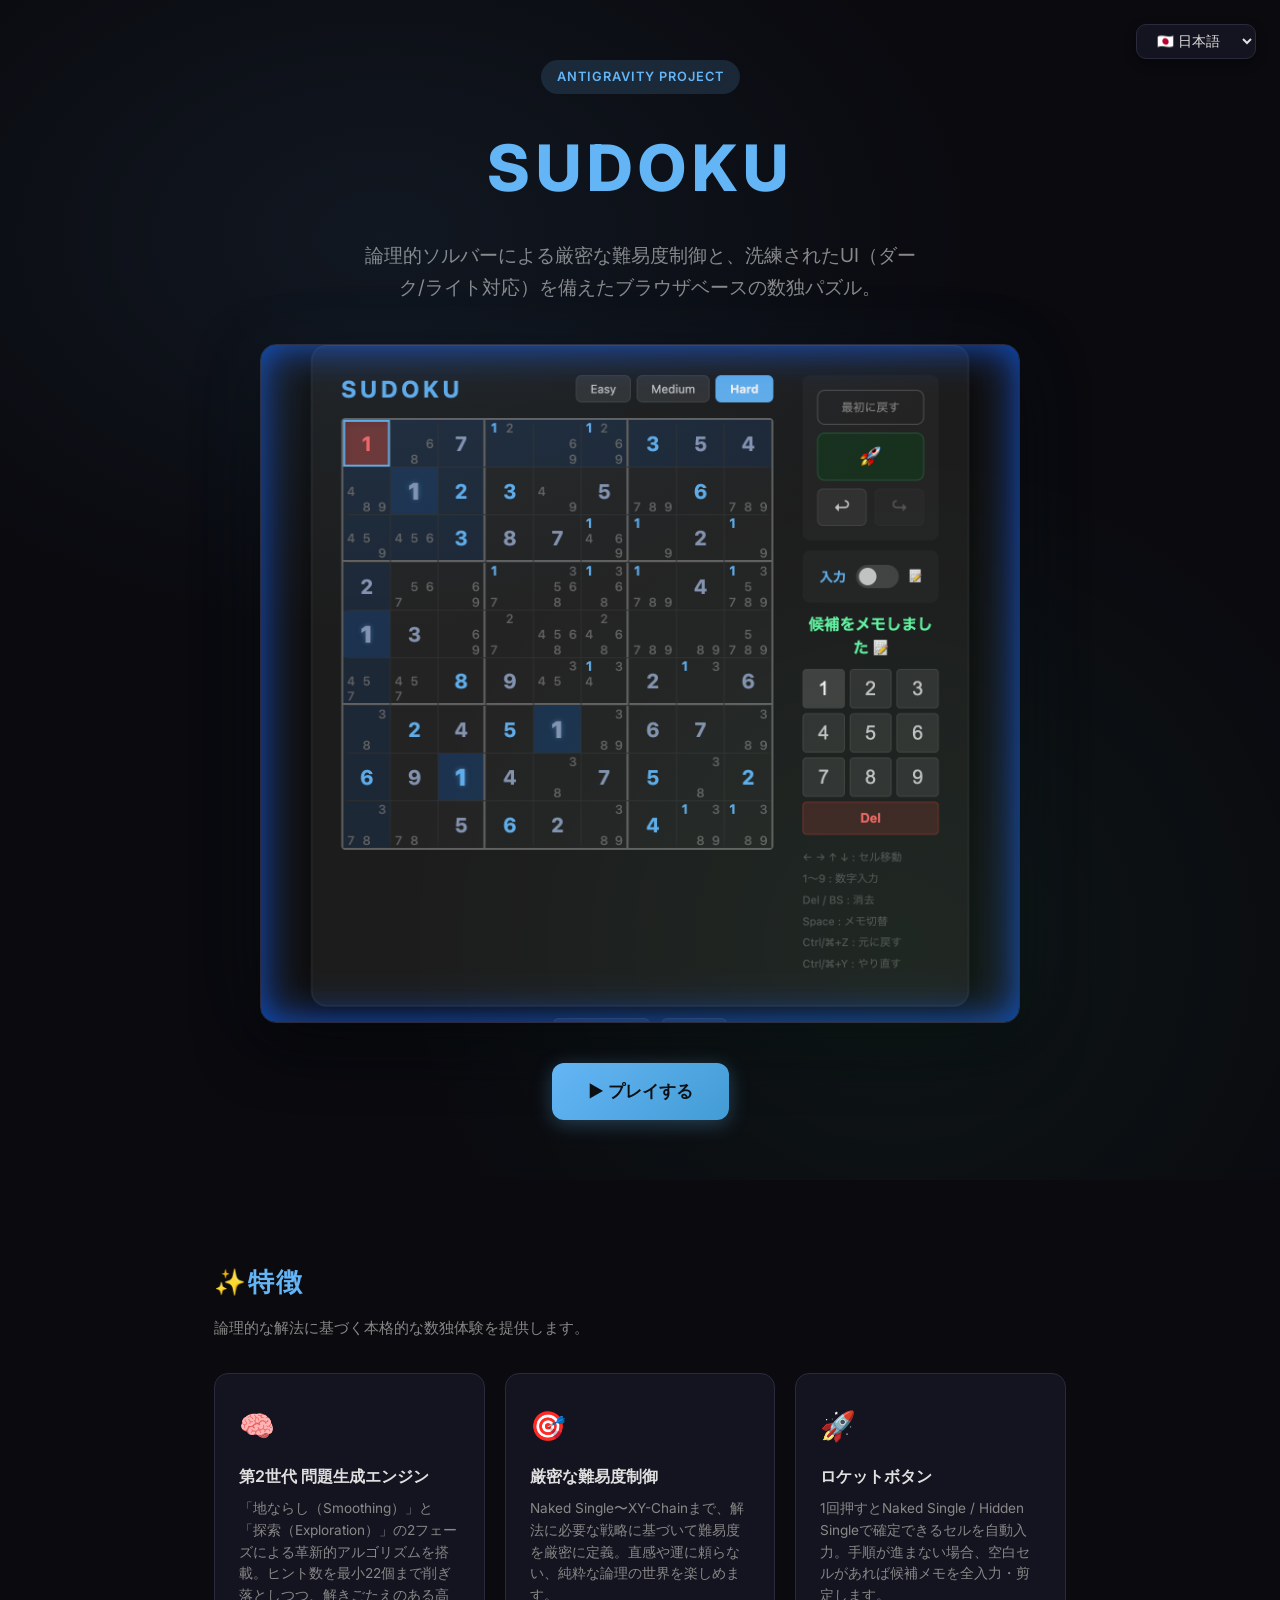
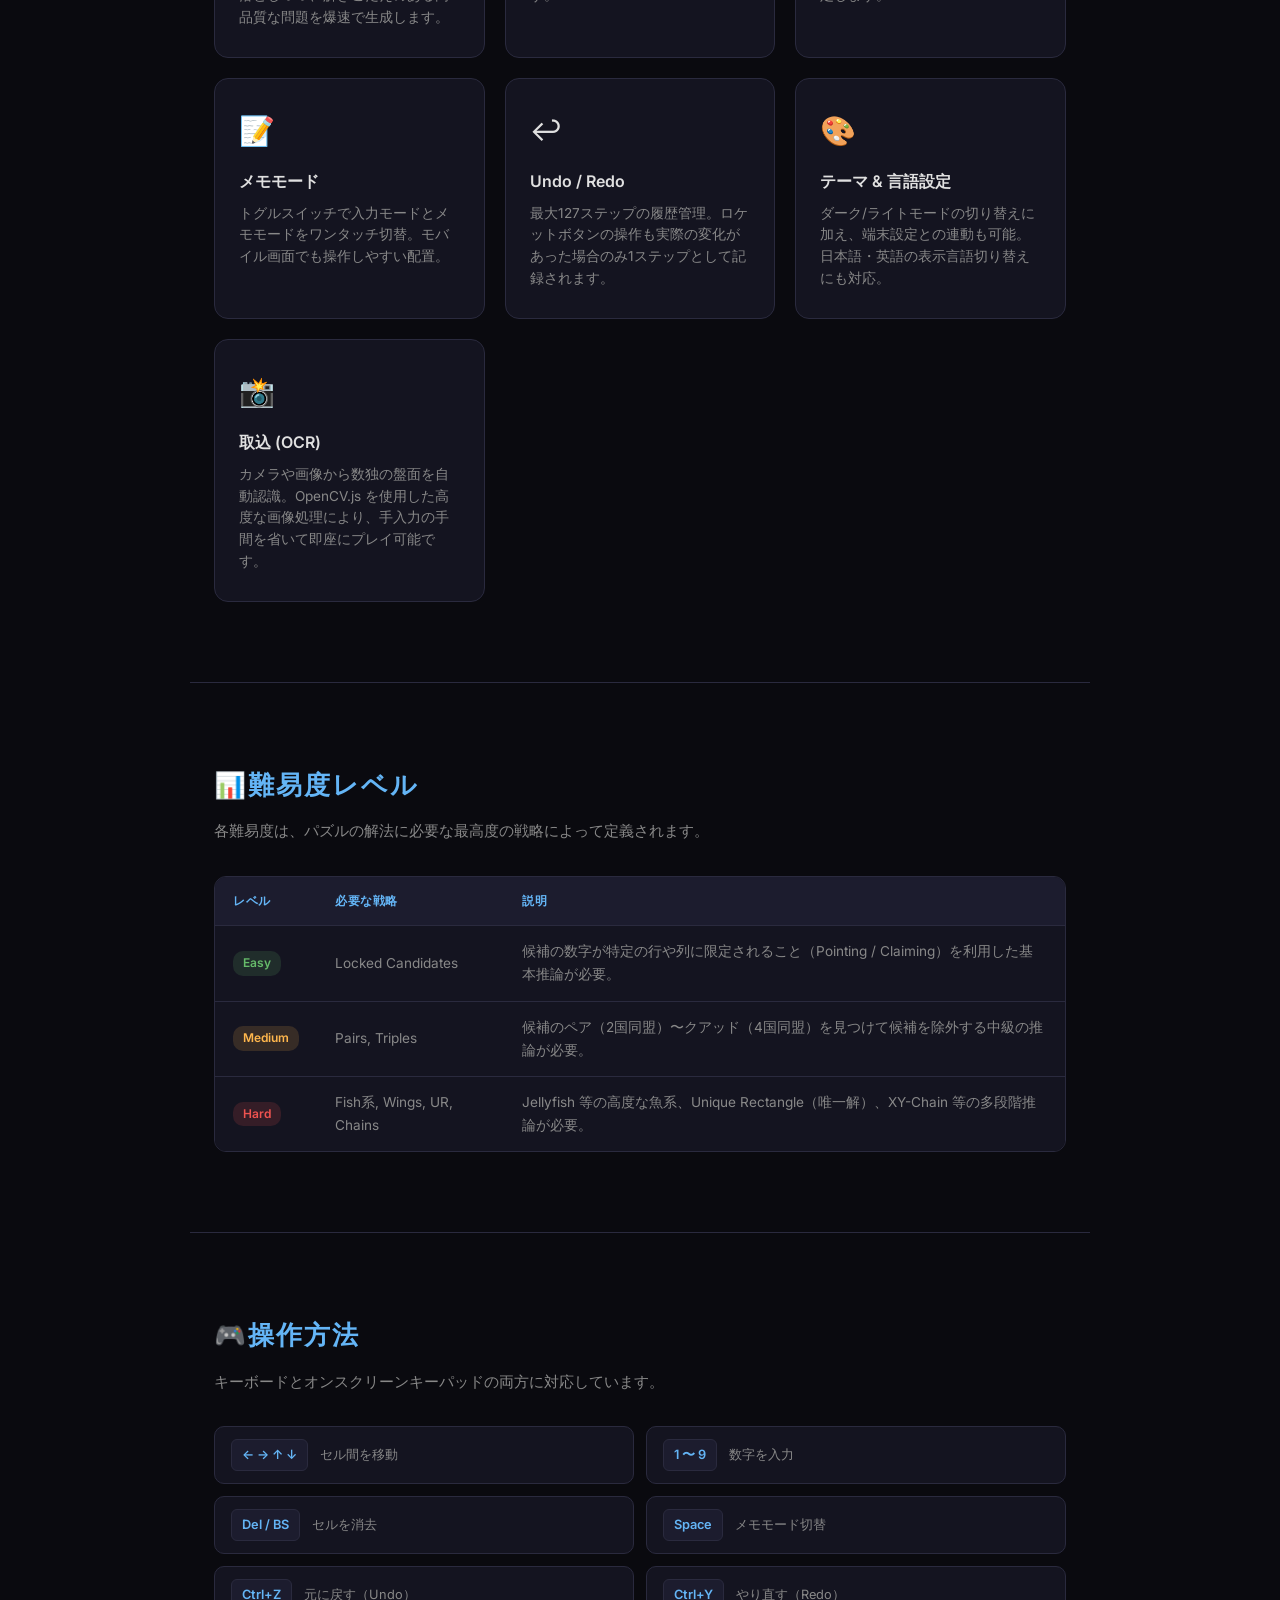
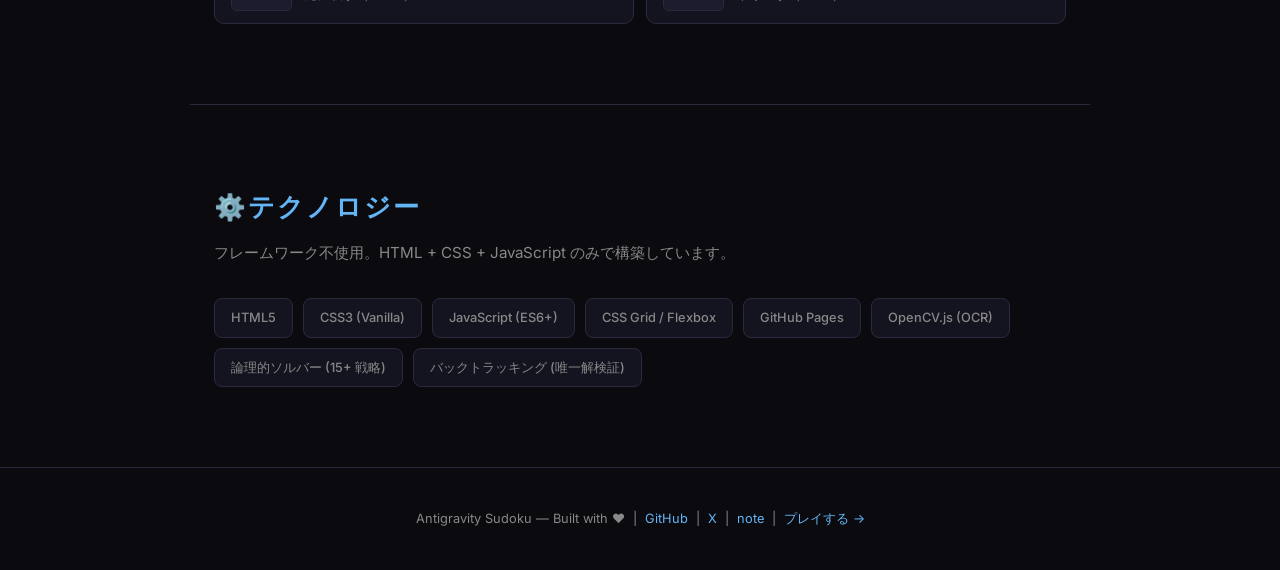
<file: index.html>
<!DOCTYPE html>
<html lang="ja">

<head>
    <meta charset="UTF-8">
    <meta name="viewport" content="width=device-width, initial-scale=1.0">
    <title data-i18n="aboutTitle">Antigravity Sudoku — Overview</title>
    <link rel="preconnect" href="https://fonts.googleapis.com">
    <link rel="preconnect" href="https://fonts.gstatic.com" crossorigin>
    <link href="https://fonts.googleapis.com/css2?family=Inter:wght@400;500;600;700;800&display=swap" rel="stylesheet">
    <link rel="stylesheet" href="css/about.css">
</head>

<body>

    <!-- 言語切替 -->
    <div class="lang-switcher">
        <select id="lang-select-landing" class="lang-select-landing">
            <option value="ja">🇯🇵 日本語</option>
            <option value="en">🇺🇸 English</option>
        </select>
    </div>

    <!-- ヒーロー -->
    <div class="hero">
        <span class="hero-badge" data-i18n="heroBadge">Antigravity Project</span>
        <h1>Sudoku</h1>
        <p class="hero-sub" data-i18n="heroSub">
            論理的ソルバーによる厳密な難易度制御と、
            洗練されたUI（ダーク/ライト対応）を備えたブラウザベースの数独パズル。
        </p>
        <img class="hero-screenshot" src="screenshot.png" alt="Antigravity Sudoku のスクリーンショット">
        <a href="play.html" class="play-btn" data-i18n="playBtn">
            ▶ プレイする
        </a>
    </div>

    <!-- 特徴 -->
    <section>
        <h2 data-i18n="featuresTitle"><span class="emoji">✨</span>特徴</h2>
        <p class="section-lead" data-i18n="featuresLead">論理的な解法に基づく本格的な数独体験を提供します。</p>
        <div class="features">
            <div class="feature-card">
                <span class="feature-icon">🧠</span>
                <h3 data-i18n="feat1Title">第2世代 問題生成エンジン</h3>
                <p data-i18n="feat1Desc">
                    「地ならし（Smoothing）」と「探索（Exploration）」の2フェーズによる革新的アルゴリズムを搭載。ヒント数を最小22個まで削ぎ落としつつ、解きごたえのある高品質な問題を爆速で生成します。
                </p>
            </div>
            <div class="feature-card">
                <span class="feature-icon">🎯</span>
                <h3 data-i18n="feat2Title">厳密な難易度制御</h3>
                <p data-i18n="feat2Desc">Naked Single〜XY-Chainまで、解法に必要な戦略に基づいて難易度を厳密に定義。直感や運に頼らない、純粋な論理の世界を楽しめます。</p>
            </div>
            <div class="feature-card">
                <span class="feature-icon">🚀</span>
                <h3 data-i18n="feat3Title">ロケットボタン</h3>
                <p data-i18n="feat3Desc">1回押すとNaked Single / Hidden
                    Singleで確定できるセルを自動入力。手順が進まない場合、空白セルがあれば候補メモを全入力・剪定します。</p>
            </div>
            <div class="feature-card">
                <span class="feature-icon">📝</span>
                <h3 data-i18n="feat4Title">メモモード</h3>
                <p data-i18n="feat4Desc">トグルスイッチで入力モードとメモモードをワンタッチ切替。モバイル画面でも操作しやすい配置。</p>
            </div>
            <div class="feature-card">
                <span class="feature-icon">↩️</span>
                <h3 data-i18n="feat5Title">Undo / Redo</h3>
                <p data-i18n="feat5Desc">最大127ステップの履歴管理。ロケットボタンの操作も実際の変化があった場合のみ1ステップとして記録されます。</p>
            </div>
            <div class="feature-card">
                <span class="feature-icon">🎨</span>
                <h3 data-i18n="feat6Title">テーマ & 言語設定</h3>
                <p data-i18n="feat6Desc">ダーク/ライトモードの切り替えに加え、端末設定との連動も可能。日本語・英語の表示言語切り替えにも対応。</p>
            </div>
            <div class="feature-card">
                <span class="feature-icon">📸</span>
                <h3 data-i18n="feat7Title">取込 (OCR)</h3>
                <p data-i18n="feat7Desc">カメラや画像から数独の盤面を自動認識。OpenCV.js を使用した高度な画像処理により、手入力の手間を省いて即座にプレイ可能です。</p>
            </div>
        </div>
    </section>

    <!-- 難易度 -->
    <section class="difficulty-section">
        <h2 data-i18n="diffTitle"><span class="emoji">📊</span>難易度レベル</h2>
        <p class="section-lead" data-i18n="diffLead">各難易度は、パズルの解法に必要な最高度の戦略によって定義されます。</p>
        <table>
            <thead>
                <tr>
                    <th data-i18n="diffColLevel">レベル</th>
                    <th data-i18n="diffColStrategy">必要な戦略</th>
                    <th data-i18n="diffColDesc">説明</th>
                </tr>
            </thead>
            <tbody>
                <tr>
                    <td><span class="tag tag-easy">Easy</span></td>
                    <td>Locked Candidates</td>
                    <td data-i18n="diffDescEasy">候補の数字が特定の行や列に限定されること（Pointing / Claiming）を利用した基本推論が必要。</td>
                </tr>
                <tr>
                    <td><span class="tag tag-medium">Medium</span></td>
                    <td>Pairs, Triples</td>
                    <td data-i18n="diffDescMedium">候補のペア（2国同盟）〜クアッド（4国同盟）を見つけて候補を除外する中級の推論が必要。</td>
                </tr>
                <tr>
                    <td><span class="tag tag-hard">Hard</span></td>
                    <td>Fish系, Wings, UR, Chains</td>
                    <td data-i18n="diffDescHard">Jellyfish 等の高度な魚系、Unique Rectangle（唯一解）、XY-Chain 等の多段階推論が必要。</td>
                </tr>
            </tbody>
        </table>
    </section>

    <!-- 操作方法 -->
    <section class="controls-section">
        <h2 data-i18n="controlsTitle"><span class="emoji">🎮</span>操作方法</h2>
        <p class="section-lead" data-i18n="controlsLead">キーボードとオンスクリーンキーパッドの両方に対応しています。</p>
        <div class="controls-grid">
            <div class="control-item">
                <span class="control-key">← → ↑ ↓</span>
                <span class="control-desc" data-i18n="controlMove">セル間を移動</span>
            </div>
            <div class="control-item">
                <span class="control-key">1 〜 9</span>
                <span class="control-desc" data-i18n="controlNumber">数字を入力</span>
            </div>
            <div class="control-item">
                <span class="control-key">Del / BS</span>
                <span class="control-desc" data-i18n="controlDelete">セルを消去</span>
            </div>
            <div class="control-item">
                <span class="control-key">Space</span>
                <span class="control-desc" data-i18n="controlMemo">メモモード切替</span>
            </div>
            <div class="control-item">
                <span class="control-key">Ctrl+Z</span>
                <span class="control-desc" data-i18n="controlUndo">元に戻す（Undo）</span>
            </div>
            <div class="control-item">
                <span class="control-key">Ctrl+Y</span>
                <span class="control-desc" data-i18n="controlRedo">やり直す（Redo）</span>
            </div>
        </div>
    </section>

    <!-- テクノロジー -->
    <section class="tech-section">
        <h2 data-i18n="techTitle"><span class="emoji">⚙️</span>テクノロジー</h2>
        <p class="section-lead" data-i18n="techLead">フレームワーク不使用。HTML + CSS + JavaScript のみで構築しています。</p>
        <div class="tech-grid">
            <span class="tech-badge">HTML5</span>
            <span class="tech-badge">CSS3 (Vanilla)</span>
            <span class="tech-badge">JavaScript (ES6+)</span>
            <span class="tech-badge">CSS Grid / Flexbox</span>
            <span class="tech-badge">GitHub Pages</span>
            <span class="tech-badge">OpenCV.js (OCR)</span>
            <span class="tech-badge">論理的ソルバー (15+ 戦略)</span>
            <span class="tech-badge">バックトラッキング (唯一解検証)</span>
        </div>
    </section>

    <!-- フッター -->
    <footer>
        <p>
            Antigravity Sudoku — Built with ❤️
            &nbsp;|&nbsp;
            <a href="https://github.com/QOOtheSKYWALKER/Antigravity-Sudoku" target="_blank" rel="noopener">GitHub</a>
            &nbsp;|&nbsp;
            <a href="https://x.com/QOOtheSKYWALKER" target="_blank" rel="noopener">X</a>
            &nbsp;|&nbsp;
            <a href="https://note.com/hashtag/Antigravity_Sudoku" target="_blank" rel="noopener">note</a>
            &nbsp;|&nbsp;
            <a href="play.html" data-i18n="footerPlay">プレイする →</a>
        </p>
    </footer>

    <script type="module">
        import { currentLang, applyLanguage } from './js/i18n.js';

        // Initialize language
        const langSelect = document.getElementById('lang-select-landing');
        langSelect.value = currentLang;
        applyLanguage(currentLang);

        langSelect.addEventListener('change', (e) => {
            applyLanguage(e.target.value);
        });
    </script>
</body>

</html>
</file>
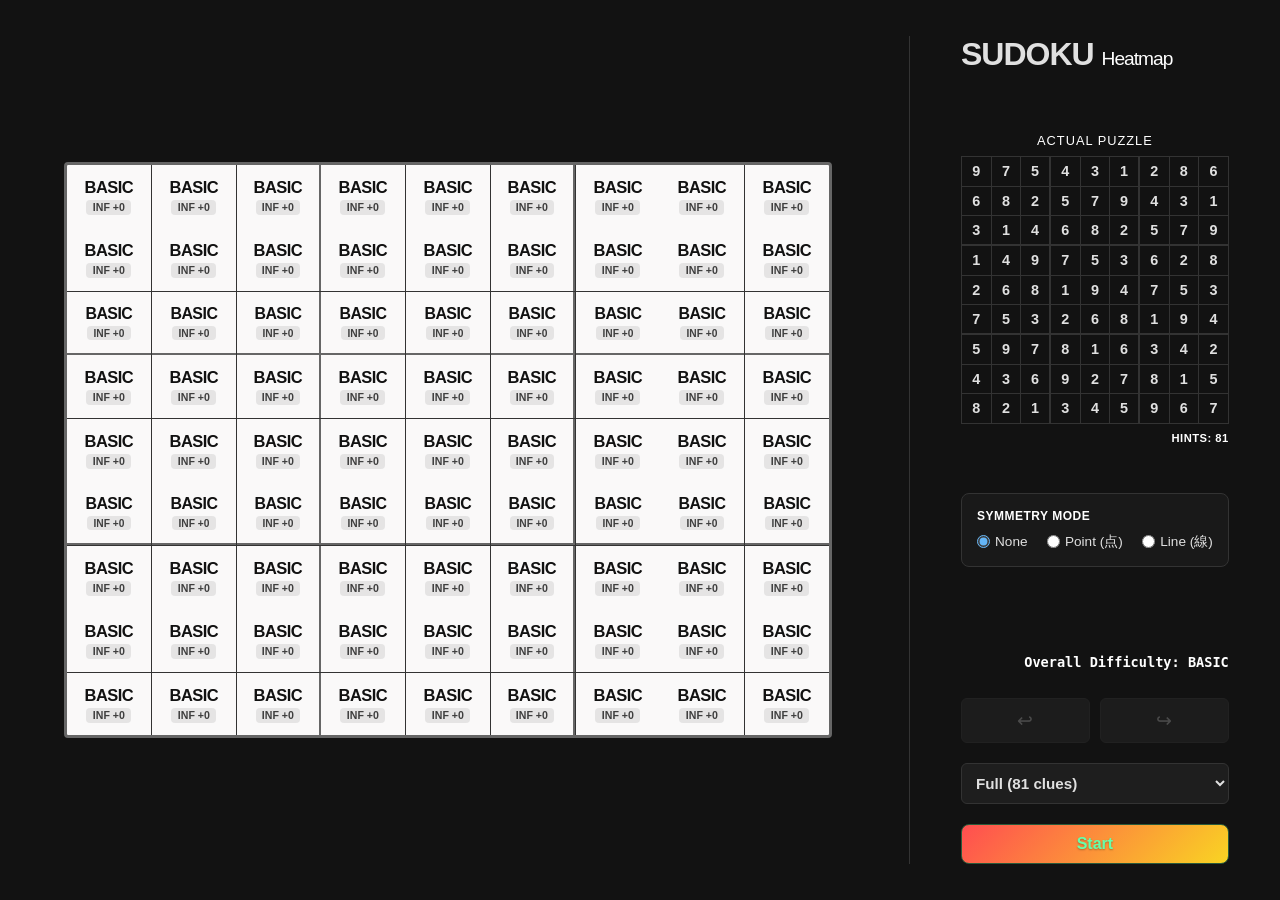
<file: heatmap.html>
<!DOCTYPE html>
<html lang="ja" data-theme="dark">

<head>
    <meta charset="UTF-8">
    <meta name="viewport" content="width=device-width, initial-scale=1.0">
    <title>Antigravity Sudoku - Heatmap Dashboard</title>
    <link rel="stylesheet" href="css/tokens.css">
    <link rel="stylesheet" href="css/base.css">
    <link rel="stylesheet" href="css/board.css">
    <link rel="stylesheet" href="css/ui.css">
    <link rel="stylesheet" href="css/heatmap.css">
</head>

<body>
    <div class="heatmap-app-layout">
        <div class="left-panel">
            <div id="dashboard-board" class="board dashboard-grid"></div>
            <svg id="connection-layer" class="connection-layer"></svg>
        </div>

        <div class="right-panel">
            <div class="sidebar-top">
                <div class="header-section">
                    <h1><a href="play.html" class="title-link">SUDOKU <span class="subtitle">Heatmap</span></a></h1>
                </div>
                <div class="mini-board-wrapper">
                    <div class="preview-label">Actual Puzzle</div>
                    <div id="mini-board" class="suzoku-mini-board"></div>
                    <div class="mini-board-footer">
                        <div class="board-stats">
                            <span class="hints-count">HINTS: <span id="hints-val">0</span></span>
                            <div id="global-techniques" class="global-tech-list"></div>
                        </div>
                    </div>
                </div>

                <div class="symmetry-control">
                    <div class="control-label">Symmetry Mode</div>
                    <div class="radio-group">
                        <label><input type="radio" name="symmetry" value="none" checked> None</label>
                        <label><input type="radio" name="symmetry" value="point"> Point (点)</label>
                        <label><input type="radio" name="symmetry" value="line"> Line (線)</label>
                    </div>
                </div>

            </div>


            <div class="sidebar-bottom">
                <div class="control-panel">
                    <div id="status-message" class="status-msg"></div>
                    <div class="button-group">
                        <div class="undo-redo-buttons">
                            <button id="btn-undo" class="undo-redo-btn" title="Undo" disabled>↩</button>
                            <button id="btn-redo" class="undo-redo-btn" title="Redo" disabled>↪</button>
                        </div>
                        <select id="start-mode" class="heatmap-select">
                            <option value="full">Full (81 clues)</option>
                            <option value="checkered">Checkered (市松)</option>
                        </select>
                        <button id="btn-start" class="action-btn btn-rocket-color">Start</button>

                    </div>
                </div>
            </div>
        </div>
    </div>



    <!-- Scripts -->
    <script type="module" src="js/heatmap.js"></script>
</body>

</html>
</file>
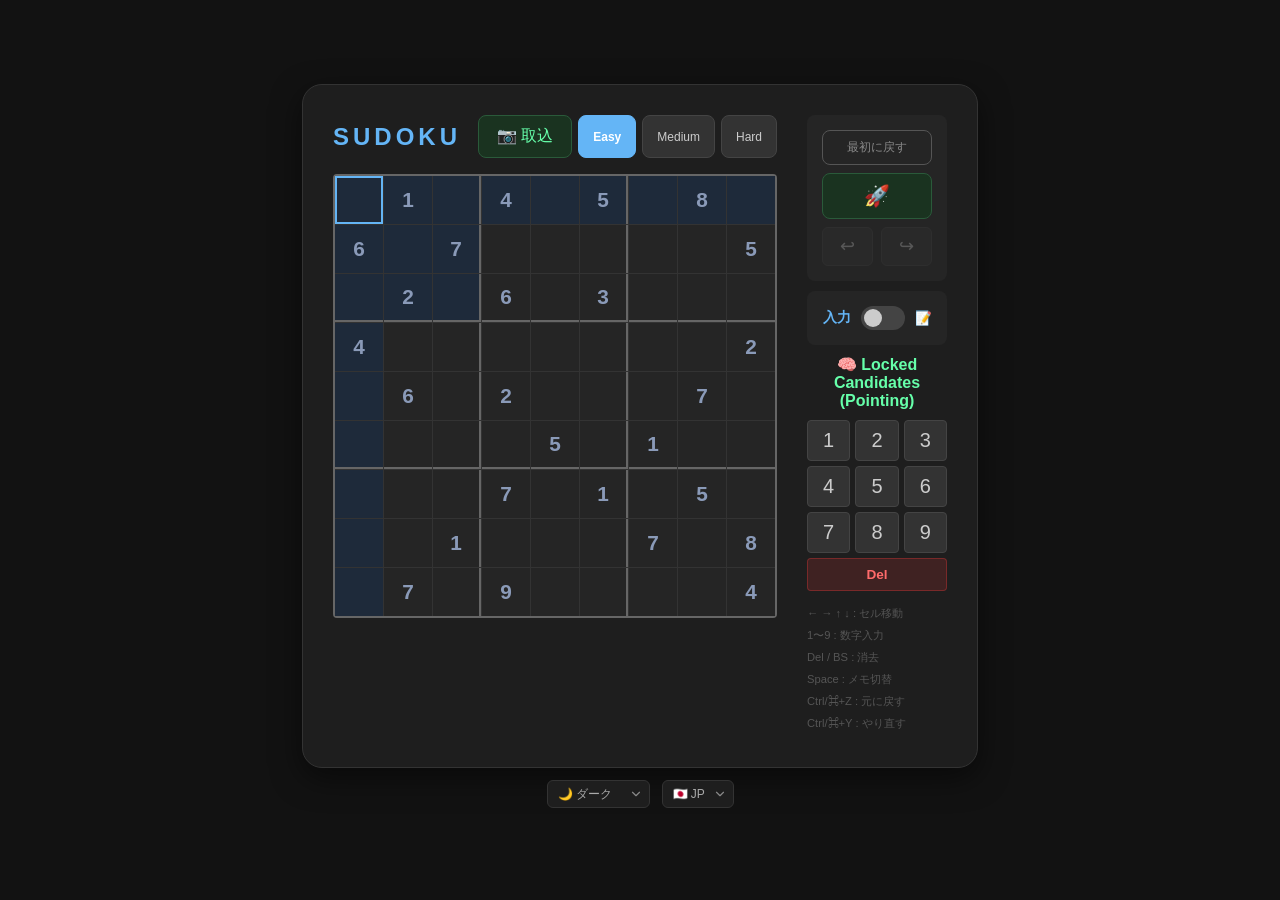
<file: play.html>
<!DOCTYPE html>
<html lang="ja" data-theme="dark">

<head>
    <meta charset="UTF-8">
    <meta name="viewport" content="width=device-width, initial-scale=1.0">
    <title>Antigravity Sudoku</title>
    <link rel="stylesheet" href="css/tokens.css">
    <link rel="stylesheet" href="css/base.css">
    <link rel="stylesheet" href="css/board.css">
    <link rel="stylesheet" href="css/ui.css">
    <link rel="stylesheet" href="css/modal.css">
</head>

<body>
    <div class="container">
        <div class="game-area">
            <div class="title-bar">
                <h1><a href="index.html" class="title-link" title="概要ページ">SUDOKU</a></h1>
                <div class="difficulty-buttons">
                    <button id="btn-ocr-open" class="action-btn btn-rocket-color" data-i18n="importOcr"
                        title="画像を読み込んで解析">📷 取込</button>
                    <button id="btn-easy" class="diff-btn active" data-level="easy">Easy</button>
                    <button id="btn-medium" class="diff-btn" data-level="medium">Medium</button>
                    <button id="btn-hard" class="diff-btn" data-level="hard">Hard</button>
                </div>
            </div>

            <div id="board" class="board"></div>
        </div>
        <div class="sidebar">
            <div class="info-panel" id="panel-controls">
                <button id="btn-reset" class="reset-btn" data-i18n="reset">最初に戻す</button>
                <button id="btn-rocket" class="rocket-btn">🚀</button>
                <div class="undo-redo-buttons">
                    <button id="btn-undo" class="undo-redo-btn" data-i18n-title="undoTitle" title="元に戻す (Ctrl+Z)"
                        disabled>↩</button>
                    <button id="btn-redo" class="undo-redo-btn" data-i18n-title="redoTitle" title="やり直す (Ctrl+Y)"
                        disabled>↪</button>
                </div>
            </div>
            <div class="info-panel" id="panel-memo">
                <div class="mode-toggle-wrapper">
                    <span class="mode-label active" id="label-input" data-i18n="input">入力</span>
                    <label class="toggle-switch">
                        <input type="checkbox" id="memo-toggle">
                        <span class="toggle-slider"></span>
                    </label>
                    <span class="mode-label" id="label-memo" data-i18n="memo">メモ</span>
                </div>
            </div>
            <div id="message" class="message"></div>
            <div id="keypad" class="keypad">
                <div class="keypad-row">
                    <button class="key-btn" data-num="1">1</button>
                    <button class="key-btn" data-num="2">2</button>
                    <button class="key-btn" data-num="3">3</button>
                </div>
                <div class="keypad-row">
                    <button class="key-btn" data-num="4">4</button>
                    <button class="key-btn" data-num="5">5</button>
                    <button class="key-btn" data-num="6">6</button>
                </div>
                <div class="keypad-row">
                    <button class="key-btn" data-num="7">7</button>
                    <button class="key-btn" data-num="8">8</button>
                    <button class="key-btn" data-num="9">9</button>
                </div>
                <div class="keypad-row keypad-row-single">
                    <button class="key-btn action-btn bg-red" id="key-delete">Del</button>
                </div>
            </div>
            <div class="controls-guide" id="controls-guide">
                <p data-i18n="guideMove">← → ↑ ↓ : セル移動</p>
                <p data-i18n="guideNumber">1〜9 : 数字入力</p>
                <p data-i18n="guideDel">Del / BS : 消去</p>
                <p data-i18n="guideMemo">Space : メモ切替</p>
                <p data-i18n="guideUndo">Ctrl/⌘+Z : 元に戻す</p>
                <p data-i18n="guideRedo">Ctrl/⌘+Y : やり直す</p>
            </div>
        </div>
    </div>
    <div class="settings-bar">
        <select id="theme-select">
            <option value="dark" data-i18n-option="themeDark">🌙 ダーク</option>
            <option value="light" data-i18n-option="themeLight">☀️ ライト</option>
            <option value="system" data-i18n-option="themeSystem">🖥️ 端末設定</option>
        </select>
        <select id="lang-select">
            <option value="ja">🇯🇵 JP</option>
            <option value="en">🇺🇸 EN</option>
        </select>
    </div>

    <!-- ===== OCR App Integrated Modal ===== -->
    <dialog id="ocr-main-modal" class="ocr-modal-content">
        <button class="modal-close-btn" onclick="this.closest('dialog').close()">&times;</button>

        <div id="upload-zone" class="upload-zone" tabindex="0">
            <div id="upload-default-msg">
                <p data-i18n="ocrDropText">ここに数独の画像（スクショ等）をドラッグ＆ドロップ</p>
                <p data-i18n="ocrClickText">またはクリックしてファイルを選択</p>
            </div>
            <div class="btn-paste-wrapper">
                <button id="btn-paste" class="action-btn" data-i18n="ocrPasteBtn">📋 ペースト</button>
            </div>
            <p id="upload-inline-error"></p>
            <input type="file" id="file-input" accept="image/*">
        </div>


        <div class="ocr-progress-container">
            <div id="ocr-progress-bar" class="progress-bar">
                <div id="ocr-progress-fill" class="progress-fill"></div>
            </div>
            <div id="ocr-status" class="status-text">画像がロードされました。解析を開始してください。</div>
        </div>



        <!-- 統合ステート: 検証失敗時や手動修正時のUI -->
        <div id="ocr-state-manual-grid" class="ocr-state-panel">
            <div id="ocr-unified-drop-zone" class="upload-zone ocr-retry-zone" tabindex="0">
                <div class="btn-paste-wrapper">
                    <button id="btn-unified-paste" class="action-btn" data-i18n="ocrPasteBtn">📋 ペースト</button>
                </div>
                <p class="manual-hint" data-i18n="ocrManualHint">
                    別の画像（スクショ）をアップロードするか、右側の盤面に直接入力してください。<br>（カメラで撮影した写真は非対応です）
                </p>
                <div class="ocr-controls ocr-controls-manual">
                    <button id="btn-re-recognize" class="action-btn" data-i18n="ocrReRecognizeBtn">再認識</button>
                    <button id="btn-manual-play" class="action-btn active" data-i18n="ocrManualPlayBtn">OK</button>
                </div>
            </div>
        </div>


        <div class="ocr-canvas-container">
            <div class="ocr-preview-column">
                <div class="preview-label" data-i18n="originalImage">オリジナル画像</div>
                <canvas id="main-canvas"></canvas>
            </div>
            <div class="ocr-preview-column">
                <div class="preview-label" id="ocr-preview-label" data-i18n="correctionGrid">修正用盤面</div>
                <div id="ocr-manual-grid" class="manual-grid sudoku-mini-grid"></div>
            </div>
        </div>

    </dialog>

    <!-- ===== Interactive OCR Error Correction Modal (Nested or Peer) ===== -->
    <dialog id="ocr-correction-modal" class="ocr-correction-box">
        <button class="modal-close-btn" onclick="this.closest('dialog').close()">&times;</button>
        <p data-i18n="ocrCorrectionDesc">認識エラー。<br>このマスの数字は何ですか？</p>

        <div id="ocr-correction-list" class="ocr-correction-list">
            <!-- JSで動的に追加される: 
                <div class="correction-item">
                    <img src="..." alt="cell">
                    <input type="number" min="1" max="9">
                </div>
                -->
        </div>

        <div class="modal-buttons">
            <button id="modal-btn-submit" class="diff-btn active" data-i18n="ocrCorrectionSubmit">OK</button>
        </div>

    </dialog>


    <script type="module" src="js/main.js"></script>
    <script type="module" src="js/ocr.js"></script>
</body>

</html>
</file>
<file: css/about.css>
:root {
    --bg: #0a0a0f;
    --surface: #141420;
    --surface-2: #1c1c2e;
    --accent: #64b5f6;
    --accent-dim: rgba(100, 181, 246, 0.15);
    --green: #66ffaa;
    --green-dim: rgba(102, 255, 170, 0.12);
    --text: #e0e0e0;
    --text-dim: #888;
    --border: #2a2a3e;
    --font: 'Inter', -apple-system, BlinkMacSystemFont, "Segoe UI", Roboto, sans-serif;
}

* {
    margin: 0;
    padding: 0;
    box-sizing: border-box;
}

body {
    background-color: var(--bg);
    color: var(--text);
    font-family: var(--font);
    line-height: 1.7;
    overflow-x: hidden;
}

/* ===== ヒーローセクション ===== */
.hero {
    position: relative;
    min-height: 100vh;
    display: flex;
    flex-direction: column;
    align-items: center;
    justify-content: center;
    text-align: center;
    padding: 60px 24px;
    overflow: hidden;
}

.hero::before {
    content: '';
    position: absolute;
    inset: 0;
    background:
        radial-gradient(ellipse 600px 400px at 30% 20%, rgba(100, 181, 246, 0.08), transparent),
        radial-gradient(ellipse 500px 500px at 70% 80%, rgba(102, 255, 170, 0.05), transparent);
    pointer-events: none;
}

.hero-badge {
    display: inline-block;
    background: var(--accent-dim);
    color: var(--accent);
    padding: 6px 16px;
    border-radius: 20px;
    font-size: 0.8rem;
    font-weight: 600;
    letter-spacing: 1px;
    text-transform: uppercase;
    margin-bottom: 20px;
}

h1 {
    font-size: clamp(2.5rem, 6vw, 4rem);
    font-weight: 800;
    letter-spacing: 6px;
    color: var(--accent);
    margin-bottom: 16px;
    text-transform: uppercase;
}

.hero-sub {
    font-size: clamp(1rem, 2vw, 1.2rem);
    color: var(--text-dim);
    max-width: 560px;
    margin-bottom: 40px;
}

.hero-screenshot {
    width: min(90vw, 760px);
    border-radius: 16px;
    border: 1px solid var(--border);
    box-shadow: 0 20px 60px rgba(0, 0, 0, 0.6), 0 0 80px rgba(100, 181, 246, 0.06);
    margin-bottom: 40px;
}

.play-btn {
    display: inline-flex;
    align-items: center;
    gap: 10px;
    background: linear-gradient(135deg, var(--accent), #4299d6);
    color: #0a0a0f;
    font-family: var(--font);
    font-size: 1.05rem;
    font-weight: 700;
    padding: 14px 36px;
    border: none;
    border-radius: 12px;
    text-decoration: none;
    cursor: pointer;
    transition: transform 0.2s, box-shadow 0.2s;
    box-shadow: 0 4px 20px rgba(100, 181, 246, 0.3);
}

.play-btn:hover {
    transform: translateY(-2px);
    box-shadow: 0 8px 30px rgba(100, 181, 246, 0.4);
}

/* ===== セクション共通 ===== */
section {
    max-width: 900px;
    margin: 0 auto;
    padding: 80px 24px;
}

h2 {
    font-size: 1.6rem;
    font-weight: 700;
    color: var(--accent);
    margin-bottom: 12px;
    letter-spacing: 2px;
}

h2 .emoji {
    margin-right: 8px;
}

.section-lead {
    color: var(--text-dim);
    font-size: 0.95rem;
    margin-bottom: 32px;
}

/* ===== 特徴カード ===== */
.features {
    display: grid;
    grid-template-columns: repeat(auto-fit, minmax(260px, 1fr));
    gap: 20px;
    margin-top: 24px;
}

.feature-card {
    background: var(--surface);
    border: 1px solid var(--border);
    border-radius: 14px;
    padding: 28px 24px;
    transition: transform 0.2s, border-color 0.2s;
}

.feature-card:hover {
    transform: translateY(-4px);
    border-color: rgba(100, 181, 246, 0.3);
}

.feature-icon {
    font-size: 1.8rem;
    margin-bottom: 12px;
    display: block;
}

.feature-card h3 {
    font-size: 1rem;
    font-weight: 600;
    margin-bottom: 8px;
    color: var(--text);
}

.feature-card p {
    font-size: 0.85rem;
    color: var(--text-dim);
    line-height: 1.6;
}

/* ===== 難易度テーブル ===== */
.difficulty-section {
    border-top: 1px solid var(--border);
}

table {
    width: 100%;
    border-collapse: separate;
    border-spacing: 0;
    margin-top: 8px;
    border-radius: 12px;
    overflow: hidden;
    border: 1px solid var(--border);
}

th,
td {
    padding: 14px 18px;
    text-align: left;
    font-size: 0.85rem;
}

th {
    background: var(--surface-2);
    color: var(--accent);
    font-weight: 600;
    text-transform: uppercase;
    letter-spacing: 0.5px;
    font-size: 0.75rem;
}

td {
    background: var(--surface);
    border-top: 1px solid var(--border);
    color: var(--text-dim);
}

td:first-child {
    font-weight: 600;
    color: var(--text);
}

.tag {
    display: inline-block;
    padding: 2px 10px;
    border-radius: 10px;
    font-size: 0.75rem;
    font-weight: 600;
}

.tag-easy {
    background: rgba(102, 187, 106, 0.15);
    color: #66bb6a;
}

.tag-medium {
    background: rgba(255, 183, 77, 0.15);
    color: #ffb74d;
}

.tag-hard {
    background: rgba(239, 83, 80, 0.15);
    color: #ef5350;
}

/* ===== テクノロジー ===== */
.tech-section {
    border-top: 1px solid var(--border);
}

.tech-grid {
    display: flex;
    flex-wrap: wrap;
    gap: 10px;
    margin-top: 20px;
}

.tech-badge {
    background: var(--surface);
    border: 1px solid var(--border);
    border-radius: 8px;
    padding: 8px 16px;
    font-size: 0.8rem;
    color: var(--text-dim);
    font-weight: 500;
}

/* ===== 操作方法 ===== */
.controls-section {
    border-top: 1px solid var(--border);
}

.controls-grid {
    display: grid;
    grid-template-columns: 1fr 1fr;
    gap: 12px;
    margin-top: 20px;
}

.control-item {
    display: flex;
    align-items: center;
    gap: 12px;
    background: var(--surface);
    border: 1px solid var(--border);
    border-radius: 10px;
    padding: 12px 16px;
}

.control-key {
    background: var(--surface-2);
    border: 1px solid var(--border);
    border-radius: 6px;
    padding: 4px 10px;
    font-size: 0.8rem;
    font-weight: 600;
    color: var(--accent);
    white-space: nowrap;
    min-width: 48px;
    text-align: center;
}

.control-desc {
    font-size: 0.8rem;
    color: var(--text-dim);
}

/* ===== フッター ===== */
footer {
    text-align: center;
    padding: 40px 24px;
    border-top: 1px solid var(--border);
    color: var(--text-dim);
    font-size: 0.8rem;
}

footer a {
    color: var(--accent);
    text-decoration: none;
}

footer a:hover {
    text-decoration: underline;
}

/* ===== レスポンシブ ===== */
@media (max-width: 600px) {
    .controls-grid {
        grid-template-columns: 1fr;
    }
    .lang-switcher {
        top: 16px;
        right: 16px;
    }
}

/* ===== 言語切替 ===== */
.lang-switcher {
    position: fixed;
    top: 24px;
    right: 24px;
    z-index: 1000;
}

.lang-select-landing {
    background: var(--surface);
    color: var(--text);
    border: 1px solid var(--border);
    padding: 8px 16px;
    border-radius: 10px;
    font-size: 0.85rem;
    font-weight: 500;
    cursor: pointer;
    outline: none;
    transition: border-color 0.2s;
    box-shadow: 0 4px 12px rgba(0, 0, 0, 0.3);
}

.lang-select-landing:hover {
    border-color: var(--accent);
}
</file>
<file: css/tokens.css>
/* ===== Layer Order Declaration ===== */
/* Establishes cascade priority: base < components < states */
/* Any style outside a named @layer has highest priority (tokens, :root). */
@layer base, components, states;

/* ===== 1. Primitive Palette ===== */
/* Raw values only. No semantic meaning attached here. */
:root {
    /* Blues */
    --palette-blue-300: #64b5f6;
    --palette-blue-600: #1565c0;
    --palette-blue-700: #1976d2;

    /* Greens */
    --palette-green-300: #66ffaa;
    --palette-green-800: #1b5e20;
    --palette-green-900: #1a3320;

    /* Reds */
    --palette-red-400: #ff6b6b;
    --palette-red-700: #d32f2f;

    /* Neutrals */
    --palette-gray-100: #e0e0e0;
    --palette-gray-900: #121212;

    /* Border radii */
    --radius-sm: 4px;
    --radius-md: 8px;
    --radius-lg: 14px;
    --radius-xl: 20px;
}

/* ===== 2. Semantic Tokens (Dark theme = default) ===== */
:root {
    /* [Background] */
    --bg-color:      #121212;
    --panel-bg:      #1e1e1e;
    --cell-bg:       #252525;
    --info-panel-bg: #252525;

    /* [Cell States] */
    --cell-selected:  #2a3a5c;
    --cell-highlight: #1e2a3a;
    --cell-same-num:  #1e3552;
    --cell-error:     rgba(255, 60, 60, 0.3);

    /* [Text] */
    --text-color: #e0e0e0;
    --text-given: #8a9ab8;
    --text-user:  #64b5f6;
    --text-error: #ff6b6b;
    --text-muted: #ffffff;

    /* [Accent] */
    --accent-color: #64b5f6;

    /* [Border] */
    --border-color: #333;
    --border-box:   #666;

    /* [Font] */
    --font-family: 'Inter', -apple-system, BlinkMacSystemFont, "Segoe UI", Roboto, sans-serif;

    /* [Button: Base] */
    --btn-bg:       #333;
    --btn-fg:       #ccc;      /* renamed from --btn-color */
    --btn-border:   #444;
    --btn-hover-bg: #444;
    --btn-hover-fg: #fff;      /* renamed from --btn-hover-color */

    /* [Button: Reset] */
    --reset-fg:     #888;      /* renamed from --reset-color */
    --reset-border: #555;

    /* [Button: Rocket] */
    --rocket-bg:       #1a3320;
    --rocket-fg:       #66ffaa; /* renamed from --rocket-color */
    --rocket-border:   #2a5a3a;
    --rocket-hover-bg: #2a5a3a;

    /* [Toggle] */
    --toggle-bg:         #444;
    --toggle-knob:       #ccc;
    --toggle-checked-bg: #1e3d5e;

    /* [Labels & Messages] */
    --mode-label-color: #666;
    --message-color:    #66ffaa;
    --guide-color:      #555;

    /* [State: Error subtle] */
    --error-bg-subtle:     rgba(255, 60, 60, 0.15);
    --error-border-subtle: rgba(255, 60, 60, 0.3);

    /* [Shadow] */
    --shadow-color: rgba(0, 0, 0, 0.5);

    /* [Settings Select] */
    --select-bg:     #1e1e1e;  /* renamed from --settings-select-bg */
    --select-fg:     #aaa;     /* renamed from --settings-select-color */
    --select-border: #333;     /* renamed from --settings-select-border */
}

/* ===== 3. Light Theme Overrides ===== */
[data-theme="light"] {
    /* [Background] */
    --bg-color:      #f0f2f5;
    --panel-bg:      #ffffff;
    --cell-bg:       #fafafa;
    --info-panel-bg: #f5f5f5;

    /* [Cell States] */
    --cell-selected:  #d0e4f7;
    --cell-highlight: #e8f0f8;
    --cell-same-num:  #c8ddf0;
    --cell-error:     rgba(211, 47, 47, 0.15);

    /* [Text] */
    --text-color: #1a1a1a;
    --text-given: #3a4a6a;
    --text-user:  #1565c0;
    --text-error: #d32f2f;

    /* [Accent] */
    --accent-color: #1976d2;

    /* [Border] */
    --border-color: #d0d0d0;
    --border-box:   #999;

    /* [Button: Base] */
    --btn-bg:       #e8e8e8;
    --btn-fg:       #333;
    --btn-border:   #ccc;
    --btn-hover-bg: #d0d0d0;
    --btn-hover-fg: #111;

    /* [Button: Reset] */
    --reset-fg:     #666;
    --reset-border: #bbb;

    /* [Button: Rocket] */
    --rocket-bg:       #f1f8e9;
    --rocket-fg:       #1b5e20;
    --rocket-border:   #c5e1a5;
    --rocket-hover-bg: #dcedc8;

    /* [Toggle] */
    --toggle-bg:         #ccc;
    --toggle-knob:       #fff;
    --toggle-checked-bg: #90caf9;

    /* [Labels & Messages] */
    --mode-label-color: #999;
    --message-color:    #2e7d32;
    --guide-color:      #999;

    /* [Shadow] */
    --shadow-color: rgba(0, 0, 0, 0.1);

    /* [Settings Select] */
    --select-bg:     #fff;
    --select-fg:     #555;
    --select-border: #ccc;
}
</file>
<file: css/base.css>
/* ===== Reset & Base Layout ===== */
/* Design tokens are defined in tokens.css (loaded before this file). */

@layer base {

    * {
        box-sizing: border-box;
        margin: 0;
        padding: 0;
    }

    *:focus {
        outline: none;
    }

    /* Hide spin buttons in number inputs */
    input::-webkit-outer-spin-button,
    input::-webkit-inner-spin-button {
        -webkit-appearance: none;
        appearance: none;
        margin: 0;
    }

    input[type=number] {
        -moz-appearance: textfield;
        appearance: textfield;
    }

    body {
        background-color: var(--bg-color);
        color: var(--text-color);
        font-family: var(--font-family);
        margin: 0;
        display: flex;
        flex-direction: column;
        align-items: center;
        justify-content: center;
        min-height: 100vh;
        overflow: auto;
    }

    /* Lock background scroll when any dialog is open */
    body:has(dialog[open]) {
        overflow: hidden;
    }

    /* ===== Base Layout (720px and above / desktop) ===== */
    .container {
        display: flex;
        flex-direction: row;
        gap: 30px;
        background-color: var(--panel-bg);
        padding: 30px;
        border-radius: var(--radius-xl);
        box-shadow: 0 10px 30px var(--shadow-color);
        border: 1px solid var(--border-color);
    }

    .title-bar {
        display: flex;
        align-items: center;
        justify-content: space-between;
        margin-bottom: 16px;
        gap: 16px;
    }

    h1 {
        font-size: 1.5rem;
        margin: 0;
        letter-spacing: 4px;
        color: var(--accent-color);
        white-space: nowrap;
    }

    .title-link {
        color: inherit;
        text-decoration: none;
    }

    /* ===== Mobile Media Query ===== */
    @media screen and (max-width: 720px) {
        :root {
            --board-width: calc(100vw - 32px);
        }

        body {
            align-items: center;
            padding: 16px 0;
        }

        .container {
            flex-direction: column;
            width: 100%;
            padding: 0 16px;
            gap: 16px;
            box-shadow: none;
            border: none;
            background-color: transparent;
            height: auto;
        }

        .game-area,
        .sidebar {
            width: 100%;
        }

        .title-bar h1 {
            font-size: 1.875rem;
        }
    }

} /* end @layer base */
</file>
<file: css/board.css>
@layer components {

    /* Board (fixed size) */
    .board {
        display: grid;
        grid-template-columns: repeat(9, 48px);
        grid-template-rows: repeat(9, 48px);
        gap: 1px;
        background-color: var(--border-color);
        border: 2px solid var(--border-box);
        border-radius: var(--radius-sm);
        /* Removed box-shadow: inset - high repaint cost on legacy mobile GPU */
        margin: 0;
    }

    .cell {
        display: flex;
        justify-content: center;
        align-items: center;
        background-color: var(--cell-bg);
        font-size: 1.3rem;
        font-weight: bold;
        color: var(--text-user);
        cursor: pointer;
        position: relative;
        user-select: none;
        touch-action: manipulation;
    }

    .cell.given {
        color: var(--text-given);
    }

    .cell.selected {
        background-color: var(--cell-selected);
        /* outline instead of box-shadow: inset — avoids GPU repaint on every tap */
        outline: 2px solid var(--accent-color);
        outline-offset: -2px;
    }

    .cell.highlighted {
        background-color: var(--cell-highlight);
    }

    .cell.same-number {
        background-color: var(--cell-same-num);
    }

    .cell.error {
        background-color: var(--cell-error);
        color: var(--text-error);
    }

    .board .cell:nth-child(3n):not(:nth-child(9n)) {
        border-right: 2px solid var(--border-box);
    }

    .board .cell:nth-child(n+19):nth-child(-n+27),
    .board .cell:nth-child(n+46):nth-child(-n+54) {
        border-bottom: 2px solid var(--border-box);
    }


    /* Cell number display via CSS ::after (no textContent DOM ops on cache hit) */
    .cell::after {
        content: attr(data-val);
        position: absolute;
        inset: 0;
        display: flex;
        align-items: center;
        justify-content: center;
        font-size: 1.3rem;
        font-weight: bold;
        color: inherit;
        pointer-events: none;
        z-index: 1;
        /* Overlay above memo-grid (z-index: 0) */
    }

    /* Memo display: always present in DOM, hidden behind value overlay when data-val is set */
    .cell .memo-grid {
        display: grid;
        grid-template-columns: repeat(3, 1fr);
        grid-template-rows: repeat(3, 1fr);
        width: 100%;
        height: 100%;
        position: absolute;
        top: 0;
        left: 0;
        pointer-events: none;
        z-index: 0;
        /* Behind ::after number overlay */
    }

    .cell .memo-grid span {
        display: flex;
        justify-content: center;
        align-items: center;
        font-size: 0.8rem;
        color: var(--mode-label-color);
        font-weight: 500;
    }

    /*
       Advanced Highlight Engine:
       Uses data-highlight attribute to highlight both determined numbers
       (same-number class) and candidate memos (CSS selectors) simultaneously.
    */
    .cell[data-highlight="1"] .memo-grid span:nth-of-type(1),
    .cell[data-highlight="2"] .memo-grid span:nth-of-type(2),
    .cell[data-highlight="3"] .memo-grid span:nth-of-type(3),
    .cell[data-highlight="4"] .memo-grid span:nth-of-type(4),
    .cell[data-highlight="5"] .memo-grid span:nth-of-type(5),
    .cell[data-highlight="6"] .memo-grid span:nth-of-type(6),
    .cell[data-highlight="7"] .memo-grid span:nth-of-type(7),
    .cell[data-highlight="8"] .memo-grid span:nth-of-type(8),
    .cell[data-highlight="9"] .memo-grid span:nth-of-type(9) {
        font-weight: bold;
        color: var(--accent-color);
    }

    /* Shared 9x9 mini-grid (used by preview and manual correction) */
    .sudoku-mini-grid {
        display: grid;
        grid-template-columns: repeat(9, 32px);
        grid-template-rows: repeat(9, 32px);
        width: 292px;
        height: 292px;
        background-color: var(--panel-bg);
        border: 2px solid var(--text-color);
        overflow: hidden;
    }

    /* 3x3 block bold borders (works for both direct children and nested elements) */
    .sudoku-mini-grid > :nth-child(3n) {
        border-right: 2px solid var(--text-color);
    }

    .sudoku-mini-grid > :nth-child(9n) {
        border-right: 1px solid var(--border-color);
    }

    .sudoku-mini-grid > :nth-child(n+19):nth-child(-n+27),
    .sudoku-mini-grid > :nth-child(n+46):nth-child(-n+54) {
        border-bottom: 2px solid var(--text-color);
    }


    .preview-cell {
        display: flex;
        justify-content: center;
        align-items: center;
        border: 1px solid var(--border-color);
        font-family: 'Outfit', sans-serif;
        font-weight: normal;
        font-size: 1.2rem;
        color: var(--text-color);
        box-sizing: border-box;
        width: 32px;
        height: 32px;
    }

    .preview-cell.unrecognized {
        color: var(--text-color);
        font-size: 1.4rem;
        background-color: rgba(128, 128, 128, 0.1);
    }

    /* ===== Mobile Media Query ===== */
    @media screen and (max-width: 720px) {

        /* Board: full width without horizontal overflow */
        .board {
            box-sizing: border-box;
            --cell-size: calc((var(--board-width, 100vw) - 12px) / 9);
            /* 4px borders + 8px gaps */
            width: 100%;
            grid-template-columns: repeat(9, var(--cell-size));
            grid-template-rows: repeat(9, var(--cell-size));
        }

        /* Cell font size: Dynamically calculated */
        .cell {
            font-size: calc(var(--cell-size) * 0.55);
        }

        /* Number overlay inherits cell font-size, but set explicitly for ::after */
        .cell::after {
            font-size: calc(var(--cell-size) * 0.55);
        }

        .cell .memo-grid span {
            font-size: calc(var(--cell-size) * 0.25);
        }
    }

} /* end @layer components */
</file>
<file: css/ui.css>
/* ===== UI Components ===== */

@layer components {

    .difficulty-buttons {
        display: flex;
        gap: 6px;
    }

    /* Shared button base: cursor, font, touch */
    .diff-btn,
    .undo-redo-btn,
    .key-btn,
    .action-btn,
    .reset-btn,
    .rocket-btn,
    .modal-close-btn,
    .system-dialog-buttons button {
        cursor: pointer;
        font-family: var(--font-family);
        touch-action: manipulation;
        border: none;
    }

    /* Standard button appearance (bg/fg/border) */
    .diff-btn,
    .undo-redo-btn,
    .key-btn,
    .action-btn {
        background-color: var(--btn-bg);
        color: var(--btn-fg);
        border: 1px solid var(--btn-border);
    }

    /* Difficulty buttons */
    .diff-btn {
        padding: 6px 14px;
        border-radius: var(--radius-md);
        font-size: 0.75rem;
        white-space: nowrap;
    }

    /* Primary buttons (accent theme) */
    #modal-btn-submit,
    #btn-manual-play {
        background-color: var(--accent-color);
        color: #fff;
        border: 1px solid var(--accent-color);
        border-radius: var(--radius-md);
        padding: 10px 24px;
        font-size: 1rem;
        font-weight: 500;
        min-width: 100px;
    }

    /* Rocket themed buttons (green) */
    .action-btn.btn-rocket-color {
        background-color: var(--rocket-bg);
        color: var(--rocket-fg);
        border: 1px solid var(--rocket-border);
    }

    /* Secondary Actions (OCR etc.) */
    .action-btn {
        padding: 10px 18px;
        border-radius: var(--radius-md);
        font-size: 1rem;
        font-weight: normal;
    }

    .ocr-controls {
        display: flex;
        justify-content: center;
        gap: 16px;
    }

    /* Sidebar (vertical stack) */
    .sidebar {
        display: flex;
        flex-direction: column;
        width: 140px;
        gap: 10px;
    }

    .info-panel {
        background-color: var(--info-panel-bg);
        padding: 15px;
        border-radius: var(--radius-md);
        text-align: center;
    }

    /* Reset button */
    .reset-btn {
        width: 100%;
        padding: 8px 0;
        background-color: transparent;
        color: var(--reset-fg);
        border: 1px solid var(--reset-border);
        border-radius: var(--radius-md);
        font-size: 0.75rem;
    }

    /* Rocket button */
    .rocket-btn {
        width: 100%;
        padding: 10px 0;
        margin-top: 8px;
        background-color: var(--rocket-bg);
        color: var(--rocket-fg);
        border: 1px solid var(--rocket-border);
        border-radius: var(--radius-md);
        font-size: 1.3rem;
    }

    /* Undo/Redo */
    .undo-redo-buttons {
        display: flex;
        gap: 8px;
        margin-top: 8px;
    }

    .undo-redo-btn {
        flex: 1;
        padding: 8px;
        border-radius: 6px;
        font-size: 1.1rem;
    }

    /* Memo mode toggle */
    .mode-toggle-wrapper {
        display: flex;
        align-items: center;
        justify-content: center;
        gap: 10px;
    }

    .mode-label {
        font-size: 0.85rem;
        font-weight: bold;
        color: var(--mode-label-color);
        transition: color 0.1s ease;
        cursor: pointer;
        user-select: none;
        touch-action: manipulation;
    }

    .toggle-switch {
        position: relative;
        display: inline-block;
        width: 44px;
        height: 24px;
    }

    .toggle-switch input {
        opacity: 0;
        width: 0;
        height: 0;
    }

    .toggle-slider {
        position: absolute;
        cursor: pointer;
        top: 0;
        left: 0;
        right: 0;
        bottom: 0;
        background-color: var(--toggle-bg);
        border-radius: 24px;
        transition: background-color 0.1s ease;
        touch-action: manipulation;
    }

    .toggle-slider::before {
        content: '';
        position: absolute;
        height: 18px;
        width: 18px;
        left: 3px;
        bottom: 3px;
        background-color: var(--toggle-knob);
        border-radius: 50%;
        transition: transform 0.1s ease, background-color 0.1s ease;
    }

    /* Message display */
    .message {
        text-align: center;
        font-size: 1rem;
        font-weight: bold;
        color: var(--message-color);
        min-height: 30px;
        display: flex;
        align-items: center;
        justify-content: center;
    }

    .controls-guide {
        font-size: 0.7rem;
        color: var(--guide-color);
        line-height: 1.6;
        margin-top: auto;
    }

    .controls-guide p {
        margin: 4px 0;
        white-space: pre;
    }

    /* Keypad */
    .keypad {
        display: flex;
        flex-direction: column;
        gap: 5px;
    }

    .keypad-row {
        display: flex;
        gap: 5px;
    }

    .keypad-row-single {
        justify-content: center;
    }

    .keypad-row-single .key-btn {
        flex: none;
        width: 100%;
    }

    .key-btn {
        flex: 1;
        padding: 8px 0;
        font-size: 1.25rem;
        border-radius: var(--radius-sm);
        user-select: none;
        -webkit-tap-highlight-color: transparent;
    }

    .key-btn.action-btn {
        font-size: 0.85rem;
        font-weight: bold;
    }

    /* Delete key: subtle red */
    .key-btn.bg-red {
        background-color: var(--error-bg-subtle);
        color: var(--text-error);
        border-color: var(--error-border-subtle);
    }

    /* Settings Bar */
    .settings-bar {
        display: flex;
        justify-content: center;
        gap: 12px;
        padding: 12px 0 8px;
    }

    .settings-bar select {
        background-color: var(--select-bg);
        color: var(--select-fg);
        border: 1px solid var(--select-border);
        border-radius: 6px;
        padding: 6px 10px;
        font-size: 0.75rem;
        font-family: var(--font-family);
        cursor: pointer;
        outline: none;
        -webkit-appearance: none;
        appearance: none;
        background-image: url("data:image/svg+xml;charset=UTF-8,%3csvg xmlns='http://www.w3.org/2000/svg' viewBox='0 0 24 24' fill='none' stroke='%23888' stroke-width='2' stroke-linecap='round' stroke-linejoin='round'%3e%3cpolyline points='6 9 12 15 18 9'%3e%3c/polyline%3e%3c/svg%3e");
        background-repeat: no-repeat;
        background-position: right 6px center;
        background-size: 14px;
        padding-right: 24px;
    }

    /* ===== Mobile ===== */
    @media screen and (max-width: 720px) {

        .diff-btn {
            font-size: 0.9375rem;
            padding: 6px 14px;
        }

        #btn-ocr-open {
            font-size: 0.9375rem;
            padding: 10px;
        }

        .sidebar {
            display: grid;
            grid-template-columns: 1fr 1.25fr;
            grid-template-rows: auto auto auto;
            width: 100%;
            min-width: 0;
            gap: 8px;
        }

        .sidebar > #panel-memo {
            grid-column: 1;
            grid-row: 1;
            padding: 10px;
        }

        .sidebar > #panel-controls {
            grid-column: 1;
            grid-row: 2;
            padding: 10px;
        }

        .keypad {
            grid-column: 2;
            grid-row: 1 / 3;
            display: flex;
            flex-direction: column;
            gap: 4px;
            justify-content: center;
        }

        .keypad-row .key-btn {
            height: 54px;
            font-size: 1.5625rem;
        }

        .message {
            grid-column: 1 / 3;
            grid-row: 3;
            font-size: 1.25rem;
            min-height: 30px;
        }

        .mode-label {
            font-size: 1.0625rem;
        }

        .reset-btn {
            font-size: 0.9375rem;
            padding: 10px 0;
        }

        .undo-redo-btn {
            font-size: 1.375rem;
        }

        .rocket-btn {
            font-size: 1.625rem;
        }

        .controls-guide {
            display: none;
        }
    }

} /* end @layer components */


@layer states {

    /* Difficulty button: active/selected */
    .diff-btn.active {
        background-color: var(--accent-color);
        color: #fff;
        border-color: var(--accent-color);
        font-weight: bold;
    }

    /* Reset button: confirmation state */
    .reset-btn.active {
        background-color: var(--error-bg-subtle);
        color: var(--text-error);
        border-color: var(--text-error);
    }

    /* Rocket button: active state (dark) */
    .rocket-btn.active {
        background-color: var(--rocket-hover-bg);
        filter: brightness(1.2);
    }

    /* Rocket button: active state override for light theme */
    [data-theme="light"] .rocket-btn.active {
        background-color: #4caf50;
        color: #fff;
        border-color: #388e3c;
        filter: none;
    }

    /* Toggle: checked state */
    .toggle-switch input:checked + .toggle-slider {
        background-color: var(--toggle-checked-bg);
    }

    .toggle-switch input:checked + .toggle-slider::before {
        transform: translateX(20px);
        background-color: var(--accent-color);
    }

    /* Mode label: active */
    .mode-label.active {
        color: var(--accent-color);
    }

    /* Undo/Redo: disabled */
    .undo-redo-btn:disabled {
        opacity: 0.3;
        cursor: not-allowed;
    }

    /* Keypad: number fully placed */
    .key-btn.completed {
        opacity: 0.3;
    }

} /* end @layer states */
</file>
<file: css/heatmap.css>
/* Heatmap specific layout and styling */

@layer components {

    body {
        margin: 0;
        padding: 0;
        overflow-x: hidden;
    }

    .heatmap-app-layout {
        display: flex;
        width: 100vw;
        height: 100vh;
        padding: 4vh 4vw;
        gap: 5vw;
        box-sizing: border-box;
        background-color: var(--bg-color);
    }

    .left-panel {
        flex: 1;
        display: flex;
        align-items: center;
        justify-content: center;
        position: relative;
        min-width: 0;
    }

    .right-panel {
        width: 25vw;
        min-width: 280px;
        display: flex;
        flex-direction: column;
        justify-content: space-between;
        padding: 0;
        border-left: 1px solid var(--border-color);
        padding-left: 4vw;
    }

    .header-section {
        margin-bottom: 40px;
    }

    .header-section h1 {
        margin: 0;
        font-size: 2rem;
        letter-spacing: -1px;
    }

    .sidebar-top {
        display: flex;
        flex-direction: column;
        gap: 20px;
    }

    .sidebar-bottom {
        margin-top: auto;
    }

    .control-panel {
        display: flex;
        flex-direction: column;
        align-items: stretch;
        gap: 20px;
    }

    .button-group {
        display: flex;
        flex-direction: column;
        gap: 20px;
    }

    .title-link {
        text-decoration: none;
        color: var(--text-color);
    }

    .subtitle {
        font-size: 0.6em;
        color: var(--text-muted);
        font-weight: normal;
    }

    .mini-board-wrapper {
        display: flex;
        flex-direction: column;
        align-items: center;
        gap: 8px;
        width: 100%;
        margin: 0 auto;
    }

    .mini-board-footer {
        width: 100%;
        display: flex;
        justify-content: flex-end;
    }

    .hints-count {
        font-size: 0.7rem;
        font-weight: 700;
        color: var(--text-muted);
        letter-spacing: 0.5px;
    }

    .preview-label {
        font-size: 0.8rem;
        color: var(--text-muted);
        text-transform: uppercase;
        letter-spacing: 1px;
    }

    .suzoku-mini-board {
        display: grid;
        grid-template-columns: repeat(9, 1fr);
        grid-template-rows: repeat(9, 1fr);
        gap: 1px;
        background-color: var(--border-color);
        border: 1px solid var(--border-color);
        width: 100%;
        aspect-ratio: 1 / 1;
    }

    .mini-cell {
        background-color: var(--bg-color);
        display: flex;
        justify-content: center;
        align-items: center;
        font-size: 0.9rem;
        font-weight: bold;
        color: var(--text-color);
        line-height: 1;
    }

    .mini-cell.empty {
        color: transparent;
    }

    .mini-memo-grid {
        display: grid;
        grid-template-columns: repeat(3, 1fr);
        grid-template-rows: repeat(3, 1fr);
        width: 100%;
        height: 100%;
        pointer-events: none;
    }

    .mini-memo-grid span {
        display: flex;
        justify-content: center;
        align-items: center;
        font-size: 0.35rem;
        line-height: 1;
        color: #ffffff;
        opacity: 0.6;
    }

    /* 3x3 Block borders for mini grid */
    .mini-cell:nth-child(3n) {
        margin-right: 1px;
    }

    .mini-cell:nth-child(9n) {
        margin-right: 0;
    }

    .suzoku-mini-board>.mini-cell:nth-child(n+19):nth-child(-n+27),
    .suzoku-mini-board>.mini-cell:nth-child(n+46):nth-child(-n+54) {
        margin-bottom: 1px;
    }

    /* Dashboard Grid */
    .dashboard-grid {
        width: min(calc(100vw - 40vw), calc((100vh - 12vh) * 4 / 3)) !important;
        height: auto !important;
        aspect-ratio: 4 / 3;
        grid-template-columns: repeat(9, 1fr) !important;
        grid-template-rows: repeat(9, 1fr) !important;
        margin: 0;
        border: 3px solid var(--border-box);
        background-color: var(--border-color);
        gap: 1px;
        overflow: hidden;
    }

    .dashboard-grid .cell {
        display: flex;
        flex-direction: column;
        justify-content: center;
        align-items: center;
        cursor: pointer;
        transition: background-color 0.2s, transform 0.1s;
        user-select: none;
        border: none;
        aspect-ratio: 4 / 3;
        min-width: 0;
        min-height: 0;
        overflow: hidden;
        container-type: size;
        padding: 2px;
    }

    .dashboard-grid .cell.empty {
        background-color: var(--bg-color);
    }

    .dashboard-grid .cell.empty:hover {
        background-color: rgba(255, 255, 255, 0.05);
    }

    .cell-node-rate {
        /* Difficulty level text (e.g., MEDIUM) */
        font-size: 28cqh;
        font-weight: 800;
        line-height: 1.1;
        white-space: nowrap;
        text-transform: uppercase;
        letter-spacing: -0.5px;
    }

    .cell-difficulty {
        /* INF +X status badge */
        font-size: 18cqh;
        font-weight: 600;
        opacity: 0.8;
        margin-top: 5%;
        display: flex;
        justify-content: center;
        align-items: center;
        white-space: nowrap;
        background: rgba(0, 0, 0, 0.1);
        padding: 2% 8%;
        border-radius: var(--radius-sm);
    }

    .cell-lock-count {
        font-size: 16cqh;
        background: rgba(0, 0, 0, 0.2);
        padding: 0.1em 0.4em;
        border-radius: 3px;
        font-weight: 400;
        color: var(--text-muted);
    }

    .global-tech-list {
        font-size: 0.75rem;
        color: var(--accent-color);
        opacity: 0.9;
        font-weight: 500;
        line-height: 1.4;
        white-space: pre;
        text-align: right;
        margin-top: 4px;
    }

    .board-stats {
        display: flex;
        flex-direction: column;
        align-items: flex-end;
        width: 100%;
    }

    .undo-redo-buttons {
        display: flex;
        gap: 10px;
    }

    .undo-redo-btn {
        flex: 1;
        font-size: 1.2rem;
        padding: 10px;
    }

    .status-msg {
        font-family: monospace;
        font-size: 0.85rem;
        font-weight: bold;
        color: var(--text-muted);
        text-align: right;
        margin-left: auto;
    }

    /* Start button: gradient accent */
    .btn-rocket-color {
        background: linear-gradient(135deg, #ff4e50, #f9d423);
        color: #fff;
        border: none;
        font-weight: bold;
        text-shadow: 0 1px 2px rgba(0, 0, 0, 0.3);
    }

    .btn-rocket-color:hover {
        filter: brightness(1.1);
    }

    /* Heatmap color contrast helpers (set via JS inline style) */
    .heatmap-text-dark {
        color: #111 !important;
    }

    .heatmap-text-light {
        color: #fff !important;
    }

    .heatmap-select {
        padding: 10px;
        border-radius: 6px;
        background-color: var(--panel-bg);
        color: var(--text-color);
        border: 1px solid var(--border-color);
        font-size: 0.95rem;
        font-weight: 600;
        cursor: pointer;
        outline: none;
        transition: border-color 0.2s;
    }

    .heatmap-select:hover {
        border-color: var(--accent-color);
    }

    .symmetry-control {
        margin: 25px 0;
        padding: 15px;
        background: rgba(255, 255, 255, 0.03);
        border-radius: var(--radius-md);
        border: 1px solid var(--border-color);
    }

    .control-label {
        font-size: 0.75rem;
        font-weight: 700;
        color: var(--text-muted);
        text-transform: uppercase;
        margin-bottom: 10px;
        letter-spacing: 0.5px;
    }

    .radio-group {
        display: flex;
        justify-content: space-between;
        gap: 10px;
    }

    .radio-group label {
        font-size: 0.85rem;
        cursor: pointer;
        display: flex;
        align-items: center;
        gap: 5px;
        white-space: nowrap;
    }

    .radio-group input[type="radio"] {
        accent-color: var(--accent-color);
    }

    /* Connection Overlay */
    .connection-layer {
        position: absolute;
        top: 0;
        left: 0;
        width: 100%;
        height: 100%;
        pointer-events: none;
        z-index: 10;
    }

    .connection-line {
        stroke: #3b82f6;
        /* Blue dependency link */
        stroke-width: 2;
        stroke-linecap: round;
        stroke-opacity: 0.6;
        filter: drop-shadow(0 0 2px rgba(59, 130, 246, 0.4));
    }

    .persistent-line {
        stroke: #ef4444;
        /* Red committed/removed link */
        stroke-width: 3;
        stroke-linecap: round;
        stroke-opacity: 0.8;
        filter: drop-shadow(0 0 3px rgba(239, 68, 68, 0.5));
    }

}

/* end @layer components */


@layer states {

    .dashboard-grid .cell:active {
        transform: scale(0.98);
    }

}

/* end @layer states */
</file>
<file: css/modal.css>
@layer components {

    /* Standard <dialog> backdrop blur */
    dialog::backdrop {
        backdrop-filter: blur(4px);
        -webkit-backdrop-filter: blur(4px);
    }

    /* Shared modal dialog base */
    .ocr-modal-content,
    .ocr-correction-box,
    .system-dialog {
        background: var(--panel-bg);
        border: 1px solid var(--border-color);
        border-radius: var(--radius-xl);
        padding: 30px;
        box-shadow: 0 20px 60px var(--shadow-color);
        color: var(--text-color);
        flex-direction: column;
        /* Browser centers <dialog> automatically if margin is auto */
        margin: auto;
        overscroll-behavior: contain;
    }

    .modal-close-btn {
        position: absolute;
        top: 10px;
        right: 15px;
        background: none;
        border: none;
        color: var(--text-color);
        font-size: 2rem;
        cursor: pointer;
        line-height: 1;
        z-index: 100;
        opacity: 0.5;
        padding: 5px;
    }

    .ocr-modal-content[open],
    .ocr-correction-box[open],
    .system-dialog[open] {
        display: flex;
        flex-direction: column;
        align-items: center;
        justify-content: center;
    }

    .system-dialog,
    .ocr-correction-box {
        width: 400px;
        max-width: 90%;
        text-align: center;
        padding: 32px 40px;
    }

    .system-dialog-content {
        font-size: 1.1rem;
        margin-bottom: 32px;
        line-height: 1.6;
        color: var(--text-color);
        width: 100%;
    }

    .system-dialog-buttons {
        width: 100%;
        display: flex;
        justify-content: center;
    }

    .ocr-modal-content {
        width: 670px;
        max-width: 95%;
        max-height: 90vh;
        overflow-y: auto;
        align-items: center;
    }

    .upload-zone {
        border: 2px dashed var(--border-color);
        width: 100%;
        border-radius: 12px;
        padding: 40px 20px;
        text-align: center;
        background-color: var(--panel-bg);
        cursor: pointer;
        transition: all 0.2s ease;
    }

    #upload-default-msg {
        margin-bottom: 32px;
    }

    #upload-inline-error {
        display: none;
        color: var(--text-error);
        margin-top: 8px;
    }

    #upload-inline-error.visible {
        display: block;
    }

    #file-input {
        display: none;
    }

    .upload-zone.dragover {
        border-color: var(--accent-color);
        background-color: rgba(25, 118, 210, 0.05);
    }

    .ocr-retry-zone {
        padding: 20px;
        border-width: 1.5px;
        background-color: transparent;
        border-color: rgba(168, 199, 250, 0.3);
        cursor: pointer;
    }

    .upload-zone p {
        margin: 5px 0;
        color: var(--text-color);
        pointer-events: none;
    }

    /* Shared OCR panel base */
    .ocr-state-panel,
    .ocr-progress-container {
        width: 100%;
        display: flex;
        flex-direction: column;
        align-items: center;
        gap: 15px;
        padding: 0;
    }

    #ocr-state-manual-grid {
        width: 100%;
    }

    #ocr-unified-drop-zone {
        width: 100%;
        border-style: dashed;
        padding: 25px;
    }

    #btn-paste,
    #btn-unified-paste {
        padding: 6px 16px;
        font-size: 0.85rem;
        border-radius: 6px;
        opacity: 0.8;
    }

    .btn-paste-wrapper {
        margin-bottom: 20px;
    }

    .manual-hint {
        font-size: 0.9rem;
        margin-bottom: 32px;
        text-align: center;
        opacity: 0.9;
        white-space: pre-wrap;
    }

    .ocr-controls-manual {
        margin-top: 16px;
        display: flex;
        justify-content: center;
        gap: 16px;
    }

    .ocr-progress-container {
        justify-content: center;
    }

    .progress-bar {
        width: 100%;
        height: 8px;
        background-color: var(--border-color);
        border-radius: 4px;
        overflow: hidden;
        display: none;
    }

    .progress-fill {
        width: var(--progress, 0%);
        height: 100%;
        background-color: var(--accent-color);
        transition: width 0.3s ease;
    }

    .status-text {
        font-size: 0.9rem;
        color: var(--guide-color);
        text-align: center;
    }

    /* OCR Modal State Management */
    #ocr-main-modal:not([data-state]) #upload-zone,
    #ocr-main-modal[data-state="upload"] #upload-zone {
        display: block;
    }

    #ocr-main-modal:not([data-state]) .ocr-progress-container,
    #ocr-main-modal:not([data-state]) .ocr-canvas-container,
    #ocr-main-modal:not([data-state]) .ocr-state-panel,
    #ocr-main-modal[data-state="upload"] .ocr-progress-container,
    #ocr-main-modal[data-state="upload"] .ocr-canvas-container,
    #ocr-main-modal[data-state="upload"] .ocr-state-panel {
        display: none;
    }

    #ocr-main-modal[data-state="analyzing"] #upload-zone {
        display: none;
    }

    #ocr-main-modal[data-state="analyzing"] .ocr-progress-container {
        display: flex;
    }

    #ocr-main-modal[data-state="analyzing"] .status-text {
        color: #ffcc00; /* Bright amber for in-progress indicator */
    }

    #ocr-main-modal[data-state="analyzing"] .progress-bar {
        display: block;
    }

    #ocr-main-modal[data-state="analyzing"] .ocr-canvas-container {
        display: flex;
    }

    #ocr-main-modal[data-state="analyzing"] .ocr-state-panel,
    #ocr-main-modal[data-state="analyzing"] #ocr-manual-grid {
        display: none;
    }

    #ocr-main-modal[data-state="correction"] #upload-zone,
    #ocr-main-modal[data-state="correction"] .ocr-progress-container {
        display: none;
    }

    #ocr-main-modal[data-state="correction"] .ocr-canvas-container {
        display: flex;
    }

    #ocr-main-modal[data-state="correction"] .ocr-state-panel {
        display: flex;
    }

    #ocr-main-modal[data-state="correction"] #ocr-manual-grid,
    #ocr-main-modal[data-state="preview"] #ocr-manual-grid {
        display: grid;
    }

    #ocr-main-modal[data-state="preview"] .ocr-state-panel {
        display: none;
    }

    #ocr-main-modal[data-state="preview"] .ocr-canvas-container {
        display: flex;
    }

    .ocr-canvas-container {
        display: flex;
        flex-direction: row;
        justify-content: center;
        gap: 20px;
        margin-top: 20px;
        width: 100%;
        box-sizing: border-box;
    }

    .ocr-preview-column {
        display: flex;
        flex-direction: column;
        align-items: center;
        gap: 10px;
        box-sizing: border-box;
    }

    .ocr-preview-column:first-child {
        flex: 1 1 100px;
        min-width: 0;
    }

    .ocr-preview-column:last-child {
        flex: 0 0 292px;
        width: 292px;
    }

    .preview-label {
        font-size: 0.8rem;
        font-weight: normal;
        color: var(--accent-color);
        text-transform: uppercase;
        letter-spacing: 1px;
    }

    #main-canvas {
        max-width: 100%;
        max-height: 292px;
        width: auto;
        height: auto;
        border: 2px solid var(--border-color);
        background-color: #111; /* Canvas-specific: always dark regardless of theme */
        border-radius: var(--radius-sm);
        display: block;
    }

    /* OCR Correction Modal */
    .ocr-correction-box {
        max-height: 95vh;
        overflow-y: auto;
    }

    .ocr-correction-box[open] {
        display: flex;
        flex-direction: column;
    }

    .ocr-correction-box p {
        color: var(--text-color);
        margin: 0 0 32px 0;
        white-space: pre-wrap;
        font-size: 0.95rem;
        line-height: 1.6;
    }

    #modal-digit-input {
        width: 80px;
        background: var(--bg-color);
        color: var(--text-color);
        border: 1px solid var(--border-color);
        border-radius: 10px;
        padding: 12px;
        font-size: 2rem;
        text-align: center;
        font-family: inherit;
        font-weight: bold;
        outline: none;
        margin-bottom: 24px;
        box-sizing: border-box;
    }

    #modal-digit-input:focus {
        border-color: var(--accent-color);
    }

    .modal-buttons {
        display: flex;
        justify-content: center;
        gap: 12px;
    }

    .modal-buttons button {
        min-width: 120px;
        padding: 12px 24px;
        font-size: 1rem;
        border-radius: 10px;
        font-weight: 600;
    }

    .manual-grid {
        gap: 0;
    }

    .manual-grid input {
        width: 32px;
        height: 32px;
        border: 1px solid var(--border-color);
        text-align: center;
        font-size: 1.2rem;
        font-weight: normal;
        color: var(--text-color);
        background-color: transparent;
        outline: none;
        padding: 0;
        font-family: var(--font-family);
        box-sizing: border-box;
    }

    .manual-grid input:focus {
        background-color: rgba(25, 118, 210, 0.1);
    }

    .ocr-correction-list {
        display: flex;
        flex-direction: column;
        gap: 10px;
        margin: 0 0 32px 0;
        flex: 1 1 auto;
        overflow-y: auto;
        padding-right: 6px;
        /* Safari Fix: prevent list from collapsing to 0 height */
        min-height: 150px;
    }

    /* Scrollbar customization */
    .ocr-correction-list::-webkit-scrollbar {
        width: 4px;
    }

    .ocr-correction-list::-webkit-scrollbar-track {
        background: rgba(255, 255, 255, 0.05);
        border-radius: 10px;
    }

    .ocr-correction-list::-webkit-scrollbar-thumb {
        background: var(--border-color);
        border-radius: 10px;
    }

    .correction-item {
        display: flex;
        align-items: center;
        justify-content: center;
        gap: 24px;
        background: rgba(255, 255, 255, 0.03);
        padding: 10px 16px;
        border-radius: 10px;
        border: 1px solid rgba(255, 255, 255, 0.05);
        /* Safari Fix: prevent item shrinkage inside flex container */
        flex-shrink: 0;
    }

    .correction-item:focus-within {
        border-color: var(--accent-color);
        background: rgba(100, 181, 246, 0.05);
    }

    .correction-item img {
        width: 50px;
        height: 50px;
        object-fit: contain;
        background: white;
        border-radius: 6px;
        border: 1px solid var(--border-color);
        /* Safari Fix */
        flex-shrink: 0;
    }

    .correction-item input {
        width: 60px;
        background: var(--bg-color);
        border: 1px solid var(--border-color);
        color: var(--text-color);
        padding: 10px;
        font-size: 1.4rem;
        border-radius: var(--radius-md);
        text-align: center;
        outline: none;
        font-weight: bold;
        /* Safari Fix */
        flex-shrink: 0;
        -webkit-appearance: none;
        appearance: none;
    }

    .ocr-correction-box .modal-buttons {
        margin-top: 24px;
    }

    /* Hide main OCR modal when correction dialog is active */
    body:has(#ocr-correction-modal[open]) #ocr-main-modal {
        display: none;
    }

    /* ===== Mobile ===== */
    @media screen and (max-width: 720px) {

        .ocr-modal-content {
            padding: 40px 16px 32px 16px;
            width: 100%;
            max-width: 100%;
            border-radius: var(--radius-xl);
        }

        /* Upload state: center horizontally/vertically */
        .ocr-modal-content[open]:not([data-state]),
        .ocr-modal-content[open][data-state="upload"] {
            margin: auto;
            justify-content: center;
            max-height: 90vh;
        }

        .ocr-modal-content[open][data-state="analyzing"],
        .ocr-modal-content[open][data-state="correction"],
        .ocr-modal-content[open][data-state="preview"] {
            margin: 0;
            border-radius: 0;
            height: 100dvh;
            max-height: 100dvh;
            justify-content: flex-start;
            padding-bottom: 60dvh;
            /* Keyboard spacer: allow scrolling content above keyboard */
        }

        .ocr-correction-box[open],
        .system-dialog[open] {
            justify-content: center;
            margin: auto;
        }

        .ocr-canvas-container {
            flex-direction: column;
            align-items: center;
            gap: 20px;
        }

        .ocr-preview-column {
            width: 100%;
            min-width: 0;
        }

        .ocr-correction-box p,
        .system-dialog-content,
        .upload-zone p,
        .upload-zone #upload-default-msg p,
        .manual-hint,
        .preview-label,
        .status-text {
            font-size: 1.5rem;
            line-height: 1.5;
        }

        #upload-inline-error {
            font-size: 1.35rem;
        }

        .modal-close-btn {
            font-size: 2.5rem;
        }

        #system-dialog-ok,
        #modal-btn-submit,
        #btn-manual-play,
        #btn-paste,
        #btn-re-recognize,
        #btn-unified-paste {
            padding: 16px 32px;
            font-size: 1.5rem;
            width: auto;
            min-width: 160px;
        }

        .correction-item {
            gap: 16px;
            padding: 12px;
        }

        .correction-item img {
            width: 75px;
            height: 75px;
        }

        .correction-item input {
            width: 90px;
            font-size: 2.1rem;
        }
    }

} /* end @layer components */
</file>
